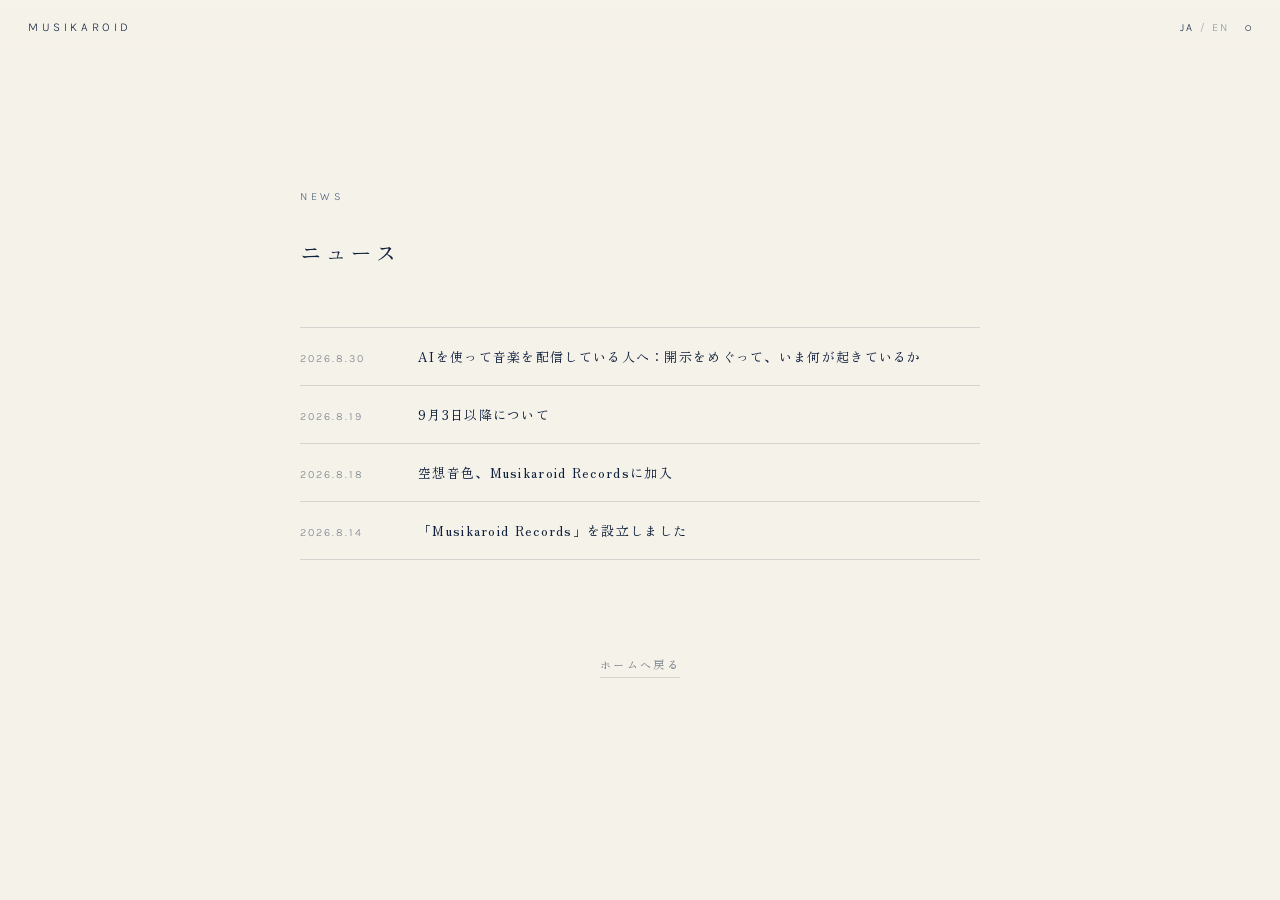
<file: news.html>
<!DOCTYPE html>
<html lang="ja">
<head>
<meta charset="utf-8">
<meta name="viewport" content="width=device-width, initial-scale=1">
<title>News — MUSIKAROID</title>
<meta name="description" content="ムジカロイドとMusikaroid Recordsのお知らせ。">
<link rel="canonical" href="https://musikaroid.com/news.html">
<link rel="icon" href="/favicon.ico" sizes="48x48">
<link rel="icon" href="/favicon-32.png" type="image/png" sizes="32x32">
<link rel="icon" href="/favicon-16.png" type="image/png" sizes="16x16">
<link rel="apple-touch-icon" href="/apple-touch-icon.png">
<link rel="manifest" href="/manifest.json">
<meta name="theme-color" content="#0F1F3D">
<meta property="og:type" content="website">
<meta property="og:site_name" content="MUSIKAROID">
<meta property="og:title" content="News — MUSIKAROID">
<meta property="og:url" content="https://musikaroid.com/news.html">
<meta property="og:image" content="https://musikaroid.com/assets/og.png">
<meta name="twitter:card" content="summary_large_image">
<script>(function(){var d=document.documentElement;try{var q=new URLSearchParams(location.search),l=q.get('lang')||localStorage.getItem('mkr-lang')||'ja';d.dataset.lang=l==='en'?'en':'ja';if(q.get('lang'))localStorage.setItem('mkr-lang',d.dataset.lang);d.dataset.theme=localStorage.getItem('mkr-theme')||(matchMedia('(prefers-color-scheme: dark)').matches?'dark':'light');}catch(e){d.dataset.lang='ja';d.dataset.theme='light';}})();</script>
<link rel="preconnect" href="https://fonts.googleapis.com">
<link rel="preconnect" href="https://fonts.gstatic.com" crossorigin>
<link href="https://fonts.googleapis.com/css2?family=Zen+Old+Mincho:wght@400;500&family=Karla:wght@200;300;400&display=swap" rel="stylesheet">
<link rel="stylesheet" href="style.css">
</head>
<body>
<header style="position:fixed;top:0;left:0;right:0;z-index:50;display:flex;justify-content:space-between;align-items:center;gap:16px;padding:20px 28px;color:var(--ink);background:linear-gradient(var(--bg), transparent)">
  <a href="./" style="text-decoration:none;color:var(--ink);font-family:Karla,sans-serif;font-size:12px;letter-spacing:0.3em">MUSIKAROID</a>
  <div style="display:flex;align-items:center;gap:16px;font-family:Karla,sans-serif;font-size:11px;letter-spacing:0.14em">
    <span style="display:flex;gap:6px;align-items:center">
      <button id="btn-ja" aria-label="Japanese" style="background:none;border:none;cursor:pointer;padding:0;color:var(--ink);font-family:Karla,sans-serif;font-size:11px;letter-spacing:0.14em">JA</button>
      <span style="opacity:0.4">/</span>
      <button id="btn-en" aria-label="English" style="background:none;border:none;cursor:pointer;padding:0;color:var(--ink);font-family:Karla,sans-serif;font-size:11px;letter-spacing:0.14em">EN</button>
    </span>
    <button id="btn-theme" aria-label="Toggle light or dark theme" title="Light / Dark" style="background:none;border:none;cursor:pointer;padding:0;color:var(--ink);font-size:13px;line-height:1">○</button>
  </div>
</header>
<main style="max-width:680px;margin:0 auto;padding:190px 28px 140px">
  <p class="sec-label">NEWS</p>
  <h1 style="margin:32px 0 0;font-size:22px;font-weight:300;letter-spacing:0.14em">
    <span lang="ja">ニュース</span><span lang="en">News</span>
  </h1>
  <div id="news-full" style="margin-top:60px"></div>
  <p style="margin:90px 0 0;text-align:center">
    <a href="./" style="text-decoration:none;border-bottom:1px solid var(--line);padding-bottom:5px;font-size:11px;letter-spacing:0.22em;color:var(--dim)"><span lang="ja">ホームへ戻る</span><span lang="en">BACK TO HOME</span></a>
  </p>
</main>
<div id="modal-bg" class="modal-bg" hidden></div>
<script src="main.js" defer></script>
</body>
</html>
</file>
<file: style.css>
:root{--bg:#F5F2E9;--ink:#0F1F3D;--mist:#4D5E7E;--line:rgba(15,31,61,.14);--dim:rgba(15,31,61,.55);--jbg:#EAE7DD;--jbg2:#D9D6CC}
html[data-theme="dark"]{--bg:#0F1F3D;--ink:#F5F2E9;--mist:#7B8FA8;--line:rgba(245,242,233,.16);--dim:rgba(245,242,233,.55);--jbg:#172945;--jbg2:#1E3453}
html[data-lang="en"] [lang="ja"]{display:none!important}
html[data-lang="ja"] [lang="en"]{display:none!important}
html{scroll-behavior:smooth}
body{margin:0;background:var(--bg);color:var(--ink);font-family:'Zen Old Mincho','Karla',serif;font-weight:300;transition:background .6s,color .6s;-webkit-font-smoothing:antialiased;animation:pageIn .3s ease-out both}
a{color:var(--ink)}a:hover{color:var(--mist)}
button{font:inherit;color:inherit}
[hidden]{display:none!important}
@keyframes pageIn{from{opacity:0}to{opacity:1}}
@keyframes inkBleed{0%{opacity:0;filter:blur(26px)}60%{opacity:.9;filter:blur(6px)}100%{opacity:1;filter:blur(0)}}
@keyframes shimmerA{0%{transform:translate3d(-2%,0,0) scale(1.02);opacity:.35}50%{transform:translate3d(2%,-1%,0) scale(1.05);opacity:.55}100%{transform:translate3d(-1%,1%,0) scale(1.03);opacity:.4}}
@keyframes shimmerB{0%{transform:translate3d(2%,1%,0) scale(1.04);opacity:.25}50%{transform:translate3d(-2%,0,0) scale(1.02);opacity:.45}100%{transform:translate3d(1%,-1%,0) scale(1.05);opacity:.3}}
.k{font-family:Karla,sans-serif}
.sec-label{margin:0;font-family:Karla,sans-serif;font-size:11px;letter-spacing:.34em;color:var(--mist)}
.track{display:flex;gap:24px;overflow-x:auto;scroll-snap-type:x mandatory;padding-bottom:14px;scrollbar-width:none}
.track::-webkit-scrollbar{display:none}
.tile{display:block;cursor:pointer;flex:none;width:min(200px,62vw);scroll-snap-align:start;background:none;border:none;padding:0;text-align:left}
.tile-art{position:relative;display:block;aspect-ratio:1;overflow:hidden;background:repeating-linear-gradient(135deg,rgba(122,147,168,.09) 0 2px,transparent 2px 14px),linear-gradient(160deg,var(--jbg),var(--jbg2))}
.tile-img{position:absolute;inset:0;background-size:cover;background-position:center}
.tile-char{position:absolute;inset:0;display:flex;align-items:center;justify-content:center;font-size:38px;font-weight:300;color:var(--mist);opacity:.55}
.tile-cover{position:absolute;inset:0;display:flex;flex-direction:column;align-items:center;justify-content:center;gap:7px;background:color-mix(in oklab,var(--bg) 84%,transparent);opacity:0;filter:blur(7px);transition:opacity .5s ease,filter .5s ease}
.tile:hover .tile-cover,.tile:focus-visible .tile-cover{opacity:1;filter:blur(0)}
.tile-meta{display:flex;justify-content:space-between;gap:10px;margin-top:10px;font-size:11px;letter-spacing:.1em;color:var(--dim)}
.arrowbtn{width:38px;height:38px;border:1px solid var(--line);background:none;cursor:pointer;color:var(--dim);font-size:15px;line-height:1}
.filterbtn{position:relative;background:none;border:none;cursor:pointer;padding:0 0 7px;font-family:'Zen Old Mincho',Karla,serif;font-weight:300;font-size:12px;letter-spacing:.18em;color:var(--ink)}
.sortbtn{position:relative;background:none;border:none;cursor:pointer;padding:0 0 7px;font-family:Karla,'Zen Old Mincho',serif;font-weight:300;font-size:11px;letter-spacing:.16em;color:var(--dim)}
.filterbtn .u,.sortbtn .u{position:absolute;left:0;right:0;bottom:0;height:1px;background:var(--mist);transition:opacity .4s;opacity:0}
.filterbtn[aria-pressed="true"] .u,.sortbtn[aria-pressed="true"] .u{opacity:1}
.tl-wrap{margin-top:60px;margin-left:8px;padding-left:34px;border-left:1px solid var(--line)}
.tl-row{position:relative;display:flex;align-items:center;gap:18px;cursor:pointer;background:none;border:none;padding:0;width:100%;text-align:left;color:var(--ink)}
.tl-dot{position:absolute;left:-38px;width:7px;height:7px;border-radius:50%;background:var(--mist)}
.tl-art{position:relative;width:42px;height:42px;flex:none;overflow:hidden;background:repeating-linear-gradient(135deg,rgba(122,147,168,.09) 0 2px,transparent 2px 10px),linear-gradient(160deg,var(--jbg),var(--jbg2));display:flex;align-items:center;justify-content:center}
.tl-title{font-size:13px;letter-spacing:.12em}
.tl-date{margin-left:auto;font-family:Karla,sans-serif;font-size:11px;letter-spacing:.2em;color:var(--dim)}
.news-row{display:flex;gap:30px;padding:19px 0;border-top:1px solid var(--line);font-size:13px;letter-spacing:.1em;align-items:baseline}
.news-date{font-family:Karla,sans-serif;font-size:11px;letter-spacing:.18em;color:var(--dim);width:88px;flex:none}
.mv-card{position:relative;flex:none;width:min(560px,84vw);aspect-ratio:16/9;overflow:hidden;scroll-snap-align:start;background:linear-gradient(160deg,var(--jbg),var(--jbg2))}
.mv-btn{position:absolute;inset:0;cursor:pointer;background:none;border:none;padding:0}
.mv-thumb{position:absolute;inset:0;background-size:cover;background-position:center;opacity:.85}
.mv-play{position:absolute;inset:0;display:flex;align-items:center;justify-content:center}
.playglyph{width:64px;height:64px;border:1px solid rgba(253,253,253,.85);border-radius:50%;display:flex;align-items:center;justify-content:center;color:#FDFDFD;font-size:18px;background:rgba(14,24,34,.3);backdrop-filter:blur(4px)}
.modal-bg{position:fixed;inset:0;z-index:100;display:flex;align-items:center;justify-content:center;padding:24px;background:color-mix(in oklab,var(--bg) 55%,transparent);backdrop-filter:blur(12px);animation:pageIn .3s ease-out both}
.modal{position:relative;display:flex;flex-wrap:wrap;gap:44px;align-items:center;justify-content:center;background:var(--bg);padding:48px 44px;max-width:680px;width:100%;max-height:88vh;overflow-y:auto;box-shadow:0 24px 90px rgba(14,24,34,.28)}
.modal-close{position:absolute;top:12px;right:16px;background:none;border:none;cursor:pointer;color:var(--dim);font-size:18px;line-height:1;padding:6px}
.modal-art{position:relative;width:220px;aspect-ratio:1;flex:none;overflow:hidden;background:repeating-linear-gradient(135deg,rgba(122,147,168,.09) 0 2px,transparent 2px 14px),linear-gradient(160deg,var(--jbg),var(--jbg2));display:flex;align-items:center;justify-content:center}
.mlink{text-decoration:none;font-family:Karla,sans-serif;font-size:11px;letter-spacing:.24em;color:var(--ink)}
.ripple{position:fixed;width:14px;height:14px;border:1px solid rgba(122,147,168,.45);border-radius:50%;pointer-events:none;z-index:99}
.cat-scroll{position:relative;margin-top:36px}
.cat-scroll::before,.cat-scroll::after{content:'';position:absolute;left:0;right:8px;height:56px;pointer-events:none;z-index:2}
.cat-scroll::before{top:0;background:linear-gradient(to bottom,var(--bg) 20%,transparent)}
.cat-scroll::after{bottom:0;background:linear-gradient(to top,var(--bg) 20%,transparent)}
.cat-scroll .sonotracks-dg{max-height:70vh;overflow-y:auto;overscroll-behavior:contain;scrollbar-width:thin;scrollbar-color:var(--mist) transparent;padding-right:4px}
.cat-scroll .sonotracks-dg::-webkit-scrollbar{width:6px}
.cat-scroll .sonotracks-dg::-webkit-scrollbar-track{background:transparent}
.cat-scroll .sonotracks-dg::-webkit-scrollbar-thumb{background:var(--mist);border-radius:3px;opacity:.6}
@media (max-width:640px){.cat-scroll .sonotracks-dg{max-height:60vh}}
@media (max-width:640px){.spotify-embed iframe{height:352px}}
.article-body{font-size:14px;line-height:2.2;letter-spacing:0.06em;text-wrap:pretty}
.article-body p{margin:26px 0 0}
.article-body strong{font-weight:500;color:var(--ink)}
.article-body a{color:var(--ink);border-bottom:1px solid var(--line)}
.article-body h2{margin:64px 0 0;padding-top:44px;border-top:1px solid var(--line);font-family:'Zen Old Mincho',serif;font-size:17px;font-weight:400;letter-spacing:0.08em;line-height:1.7}
.article-body h3{margin:44px 0 0;font-family:'Zen Old Mincho',serif;font-size:14px;font-weight:500;letter-spacing:0.08em;color:var(--mist)}
.article-body h2 + p,.article-body h3 + p{margin-top:28px}
.article-body hr{margin:56px 0 0;border:0;border-top:1px solid var(--line)}
.article-body blockquote{margin:32px 0 0;padding:20px 24px;border-left:2px solid var(--mist);background:color-mix(in oklab,var(--mist) 6%,transparent);font-size:13px;line-height:2.1;color:var(--ink)}
.article-body ul{margin:20px 0 0;padding-left:22px}
.article-body li{margin-top:12px;line-height:2}
.article-body table{width:100%;margin:32px 0 0;border-collapse:collapse;font-size:13px;line-height:1.8}
.article-body th,.article-body td{padding:14px 16px;border:1px solid var(--line);text-align:left;vertical-align:top;letter-spacing:0.06em}
.article-body th{background:color-mix(in oklab,var(--mist) 8%,transparent);font-weight:500;color:var(--mist);font-family:Karla,'Zen Old Mincho',serif;font-size:11px;letter-spacing:0.14em}
.article-body .subtitle{margin-top:8px;font-family:Karla,sans-serif;font-size:12px;letter-spacing:0.16em;color:var(--mist)}
.article-body .byline{margin-top:6px;font-size:13px;letter-spacing:0.14em;color:var(--dim)}
.artist-grid{display:grid;grid-template-columns:1fr;gap:56px 40px;max-width:800px;margin:0 auto;justify-items:center}
.artist-grid.count-2{grid-template-columns:repeat(2,minmax(0,1fr))}
.artist-grid.count-3plus{grid-template-columns:repeat(auto-fit,minmax(220px,1fr))}
@media (max-width:640px){.artist-grid,.artist-grid.count-2,.artist-grid.count-3plus{grid-template-columns:1fr;gap:56px 0}}
.artist-card{display:block;text-align:center;width:100%;max-width:260px;color:inherit}
.artist-card__link{display:block;text-decoration:none;color:inherit}
.artist-card img{display:block;width:100%;max-width:220px;aspect-ratio:3/4;object-fit:cover;margin:0 auto;border-radius:2px}
.artist-card .an{display:block;margin-top:24px;font-family:'Zen Old Mincho',serif;font-size:19px;letter-spacing:0.3em;color:var(--ink)}
.artist-card .aen{display:block;margin-top:8px;font-family:Karla,sans-serif;font-size:10px;letter-spacing:0.3em;color:var(--dim)}
.artist-card .arole{display:inline-block;margin-top:12px;font-family:Karla,sans-serif;font-size:10px;letter-spacing:0.24em;color:var(--dim);padding:2px 10px;border:1px solid var(--line)}
.artist-card .atag{display:block;margin-top:14px;font-size:12px;line-height:1.9;letter-spacing:0.08em;color:var(--dim);max-width:280px;margin-left:auto;margin-right:auto}
.artist-card .alinks{display:flex;justify-content:center;flex-wrap:wrap;gap:20px;margin-top:16px;font-family:Karla,sans-serif;font-size:10px;letter-spacing:0.24em}
.artist-card .alinks a{text-decoration:none;color:var(--ink);opacity:.75}
.artist-card .alinks a:hover,.artist-card .alinks a:focus-visible{opacity:1}
.mkr-divider{display:flex;justify-content:center;align-items:center;padding:80px 20px}
.mkr-divider svg{width:min(160px,28vw);height:auto;color:var(--ink);opacity:.14}
@media (prefers-reduced-motion:reduce){*{animation:none!important;transition:none!important}}
</file>
